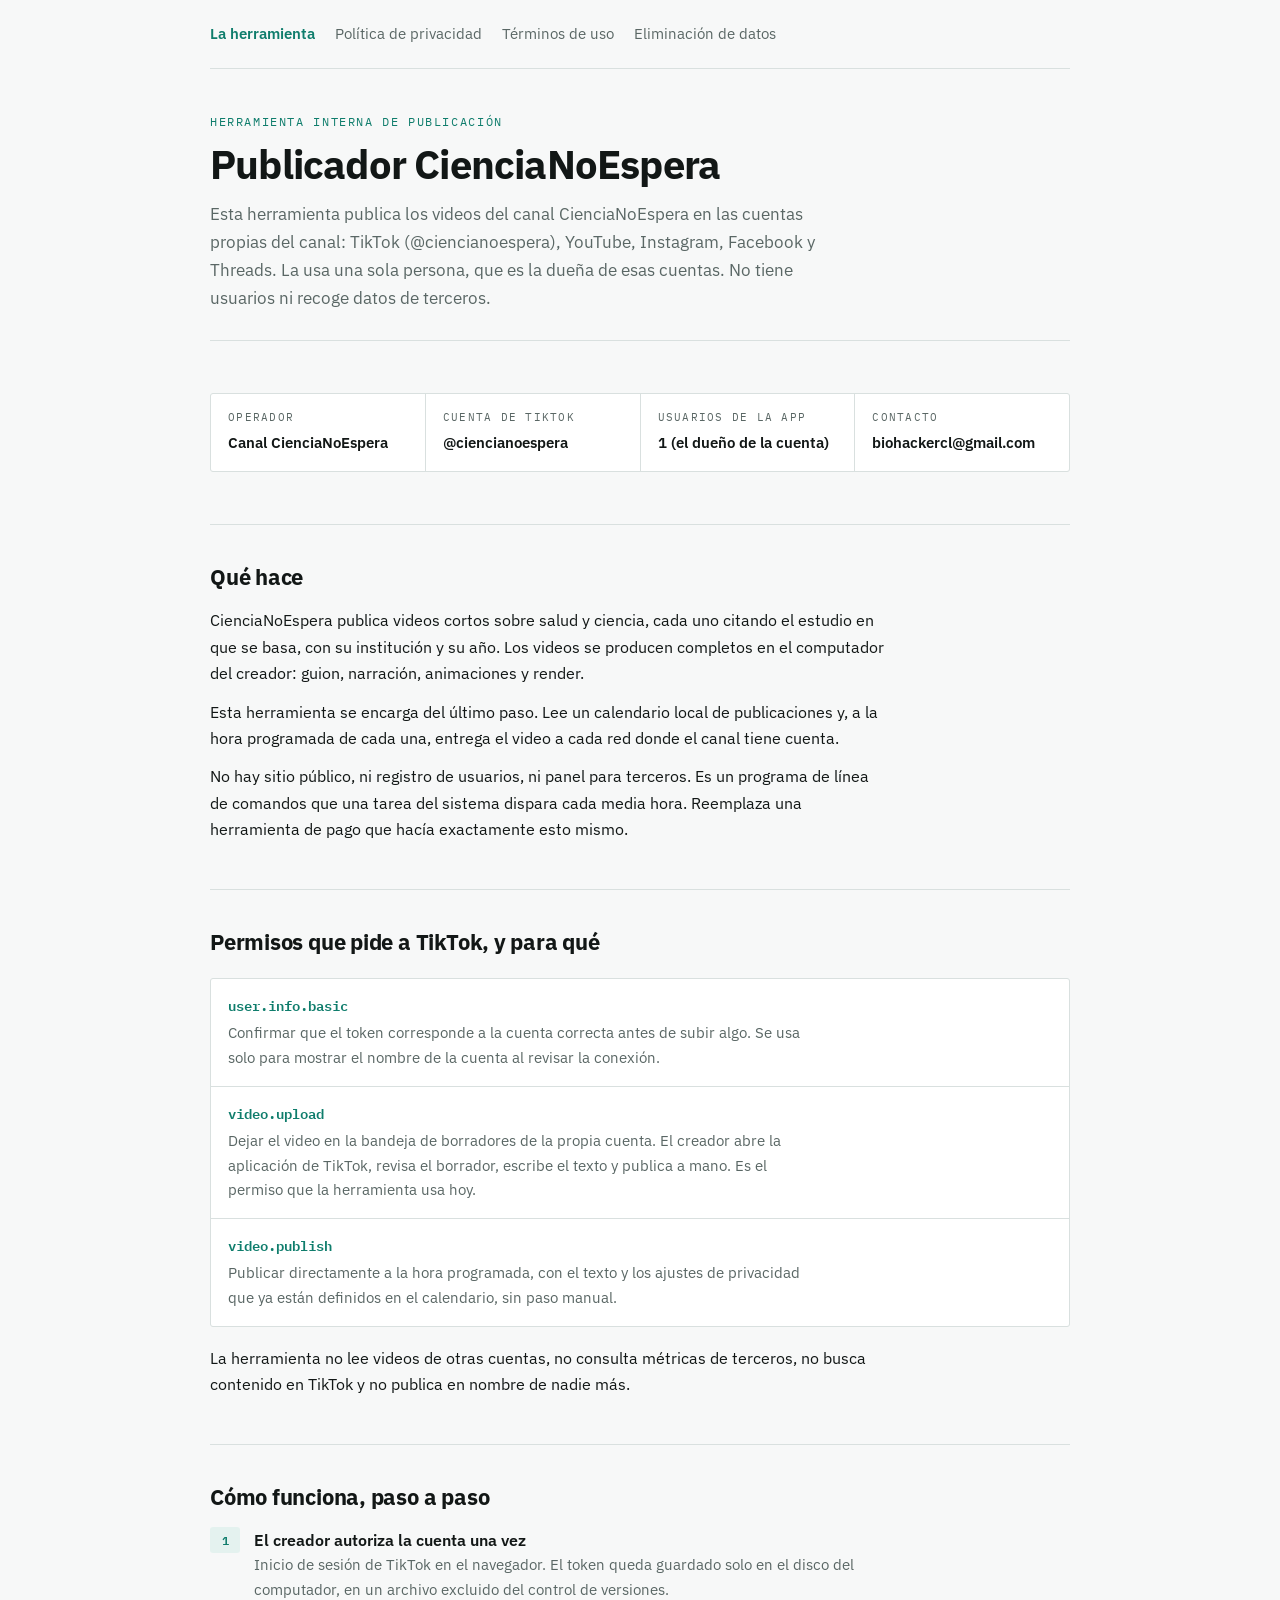
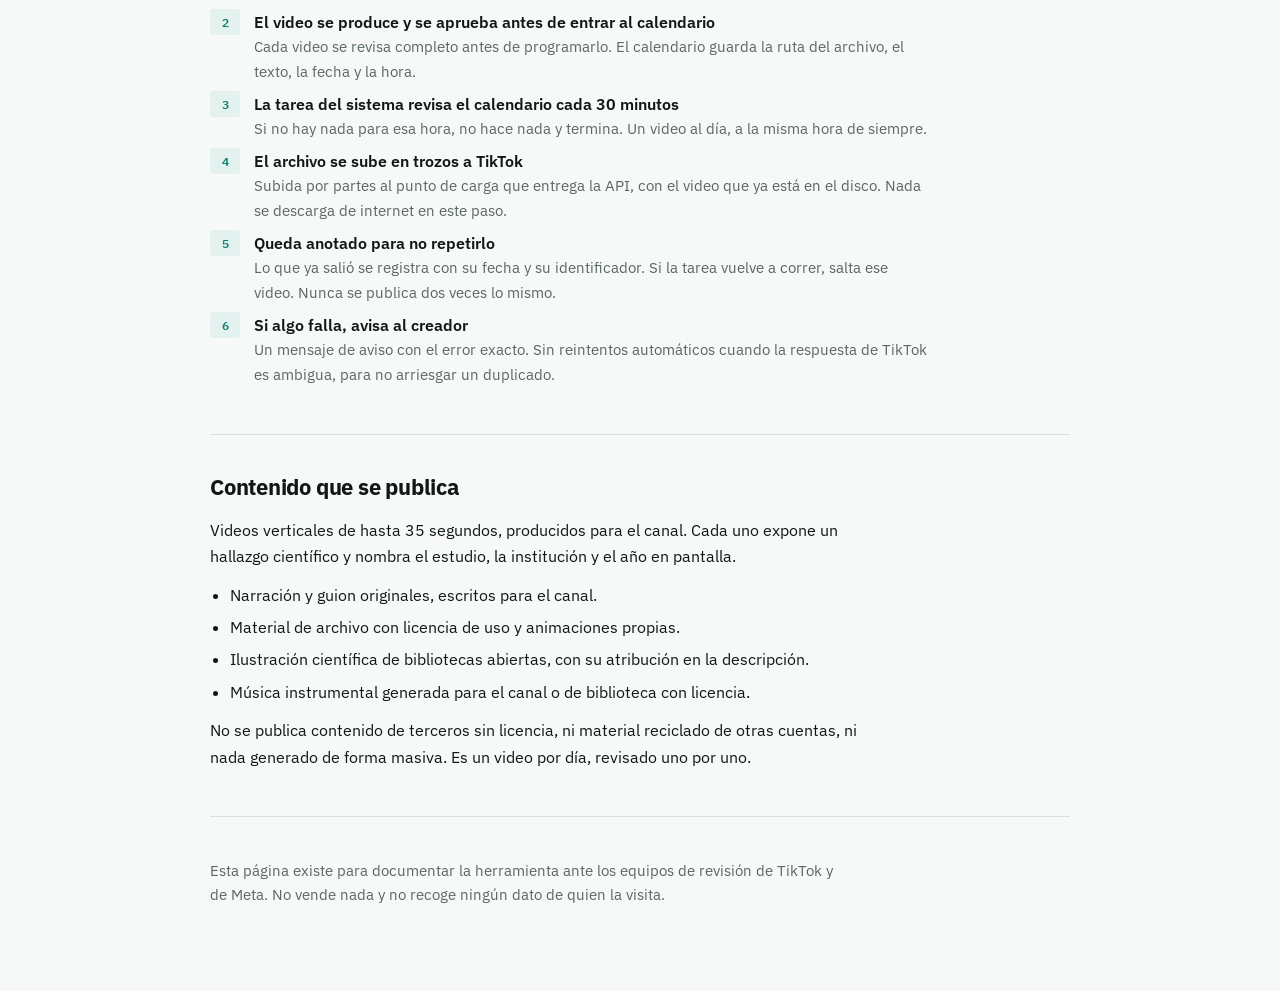
<file: index.html>
<!doctype html>
<html lang="es">
<head>
<meta charset="utf-8">
<meta name="viewport" content="width=device-width, initial-scale=1, viewport-fit=cover">
<meta name="robots" content="noindex, nofollow">
<title>Publicador CienciaNoEspera</title>
<link rel="stylesheet" href="https://fonts.googleapis.com/css2?family=IBM+Plex+Sans:wght@400;600&family=IBM+Plex+Mono:wght@400;600&display=swap">
<link rel="stylesheet" href="estilo.css">
</head>
<body>
<div class="envoltura">

<nav>
  <a href="index.html" aria-current="page">La herramienta</a>
  <a href="privacidad.html">Política de privacidad</a>
  <a href="terminos.html">Términos de uso</a>
  <a href="eliminacion.html">Eliminación de datos</a>
</nav>

<header>
  <div class="etiqueta">Herramienta interna de publicación</div>
  <h1>Publicador CienciaNoEspera</h1>
  <p class="bajada">
    Esta herramienta publica los videos del canal CienciaNoEspera en las cuentas propias
    del canal: TikTok (@ciencianoespera), YouTube, Instagram, Facebook y Threads. La usa
    una sola persona, que es la dueña de esas cuentas. No tiene usuarios ni recoge datos
    de terceros.
  </p>
</header>

<main>

<section>
  <dl class="ficha">
    <div><dt>Operador</dt><dd>Canal CienciaNoEspera</dd></div>
    <div><dt>Cuenta de TikTok</dt><dd>@ciencianoespera</dd></div>
    <div><dt>Usuarios de la app</dt><dd>1 (el dueño de la cuenta)</dd></div>
    <div><dt>Contacto</dt><dd>biohackercl@gmail.com</dd></div>
  </dl>
</section>

<section>
  <h2>Qué hace</h2>
  <p>
    CienciaNoEspera publica videos cortos sobre salud y ciencia, cada uno citando el
    estudio en que se basa, con su institución y su año. Los videos se producen completos
    en el computador del creador: guion, narración, animaciones y render.
  </p>
  <p>
    Esta herramienta se encarga del último paso. Lee un calendario local de publicaciones
    y, a la hora programada de cada una, entrega el video a cada red donde el canal tiene
    cuenta.
  </p>
  <p>
    No hay sitio público, ni registro de usuarios, ni panel para terceros. Es un programa
    de línea de comandos que una tarea del sistema dispara cada media hora. Reemplaza una
    herramienta de pago que hacía exactamente esto mismo.
  </p>
</section>

<section>
  <h2>Permisos que pide a TikTok, y para qué</h2>
  <div class="permisos">
    <div class="permiso">
      <div class="nombre">user.info.basic</div>
      <p>
        Confirmar que el token corresponde a la cuenta correcta antes de subir algo. Se usa
        solo para mostrar el nombre de la cuenta al revisar la conexión.
      </p>
    </div>
    <div class="permiso">
      <div class="nombre">video.upload</div>
      <p>
        Dejar el video en la bandeja de borradores de la propia cuenta. El creador abre la
        aplicación de TikTok, revisa el borrador, escribe el texto y publica a mano. Es el
        permiso que la herramienta usa hoy.
      </p>
    </div>
    <div class="permiso">
      <div class="nombre">video.publish</div>
      <p>
        Publicar directamente a la hora programada, con el texto y los ajustes de privacidad
        que ya están definidos en el calendario, sin paso manual.
      </p>
    </div>
  </div>
  <p>
    La herramienta no lee videos de otras cuentas, no consulta métricas de terceros, no
    busca contenido en TikTok y no publica en nombre de nadie más.
  </p>
</section>

<section>
  <h2>Cómo funciona, paso a paso</h2>
  <ol class="flujo">
    <li><div>
      <div class="que">El creador autoriza la cuenta una vez</div>
      <div class="como">Inicio de sesión de TikTok en el navegador. El token queda guardado solo en el disco del computador, en un archivo excluido del control de versiones.</div>
    </div></li>
    <li><div>
      <div class="que">El video se produce y se aprueba antes de entrar al calendario</div>
      <div class="como">Cada video se revisa completo antes de programarlo. El calendario guarda la ruta del archivo, el texto, la fecha y la hora.</div>
    </div></li>
    <li><div>
      <div class="que">La tarea del sistema revisa el calendario cada 30 minutos</div>
      <div class="como">Si no hay nada para esa hora, no hace nada y termina. Un video al día, a la misma hora de siempre.</div>
    </div></li>
    <li><div>
      <div class="que">El archivo se sube en trozos a TikTok</div>
      <div class="como">Subida por partes al punto de carga que entrega la API, con el video que ya está en el disco. Nada se descarga de internet en este paso.</div>
    </div></li>
    <li><div>
      <div class="que">Queda anotado para no repetirlo</div>
      <div class="como">Lo que ya salió se registra con su fecha y su identificador. Si la tarea vuelve a correr, salta ese video. Nunca se publica dos veces lo mismo.</div>
    </div></li>
    <li><div>
      <div class="que">Si algo falla, avisa al creador</div>
      <div class="como">Un mensaje de aviso con el error exacto. Sin reintentos automáticos cuando la respuesta de TikTok es ambigua, para no arriesgar un duplicado.</div>
    </div></li>
  </ol>
</section>

<section>
  <h2>Contenido que se publica</h2>
  <p>
    Videos verticales de hasta 35 segundos, producidos para el canal. Cada uno expone un
    hallazgo científico y nombra el estudio, la institución y el año en pantalla.
  </p>
  <ul>
    <li>Narración y guion originales, escritos para el canal.</li>
    <li>Material de archivo con licencia de uso y animaciones propias.</li>
    <li>Ilustración científica de bibliotecas abiertas, con su atribución en la descripción.</li>
    <li>Música instrumental generada para el canal o de biblioteca con licencia.</li>
  </ul>
  <p>
    No se publica contenido de terceros sin licencia, ni material reciclado de otras
    cuentas, ni nada generado de forma masiva. Es un video por día, revisado uno por uno.
  </p>
</section>

</main>

<footer>
  <p>
    Esta página existe para documentar la herramienta ante los equipos de revisión de
    TikTok y de Meta. No vende nada y no recoge ningún dato de quien la visita.
  </p>
</footer>

</div>
</body>
</html>
</file>
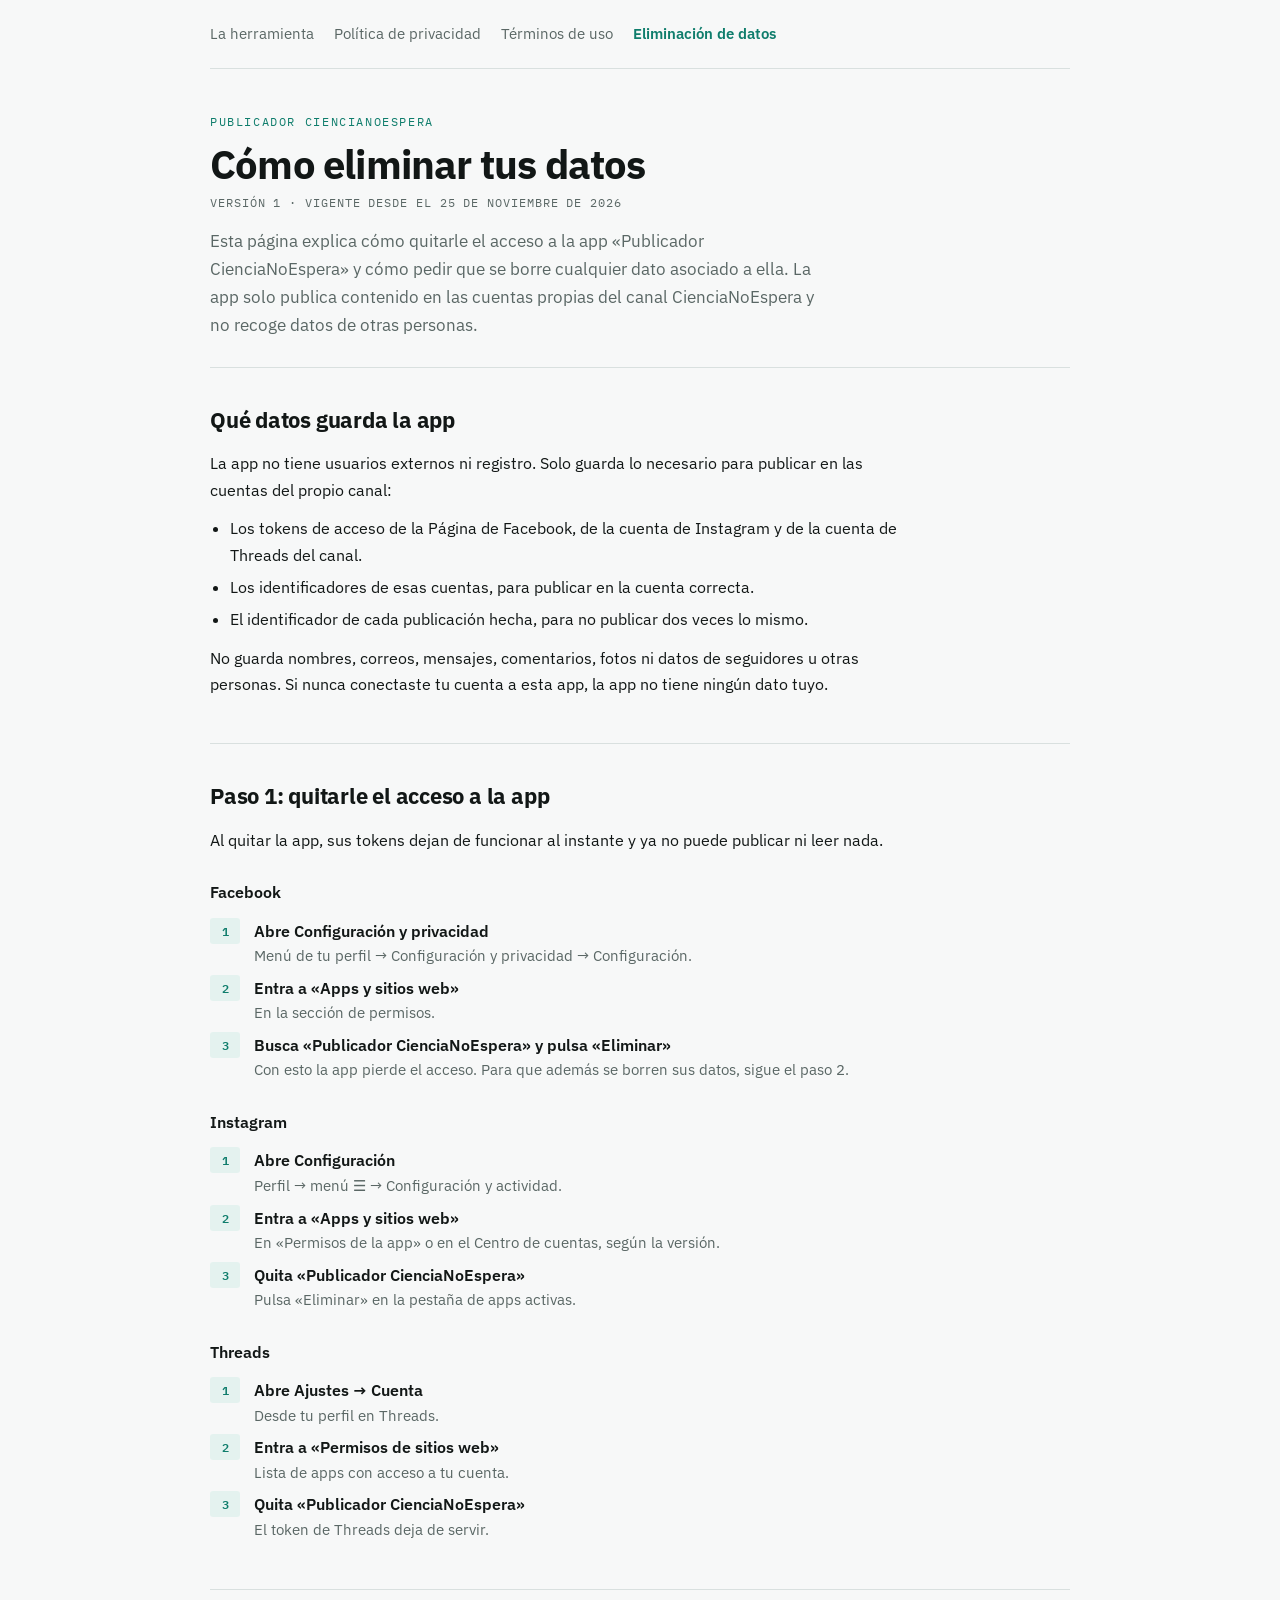
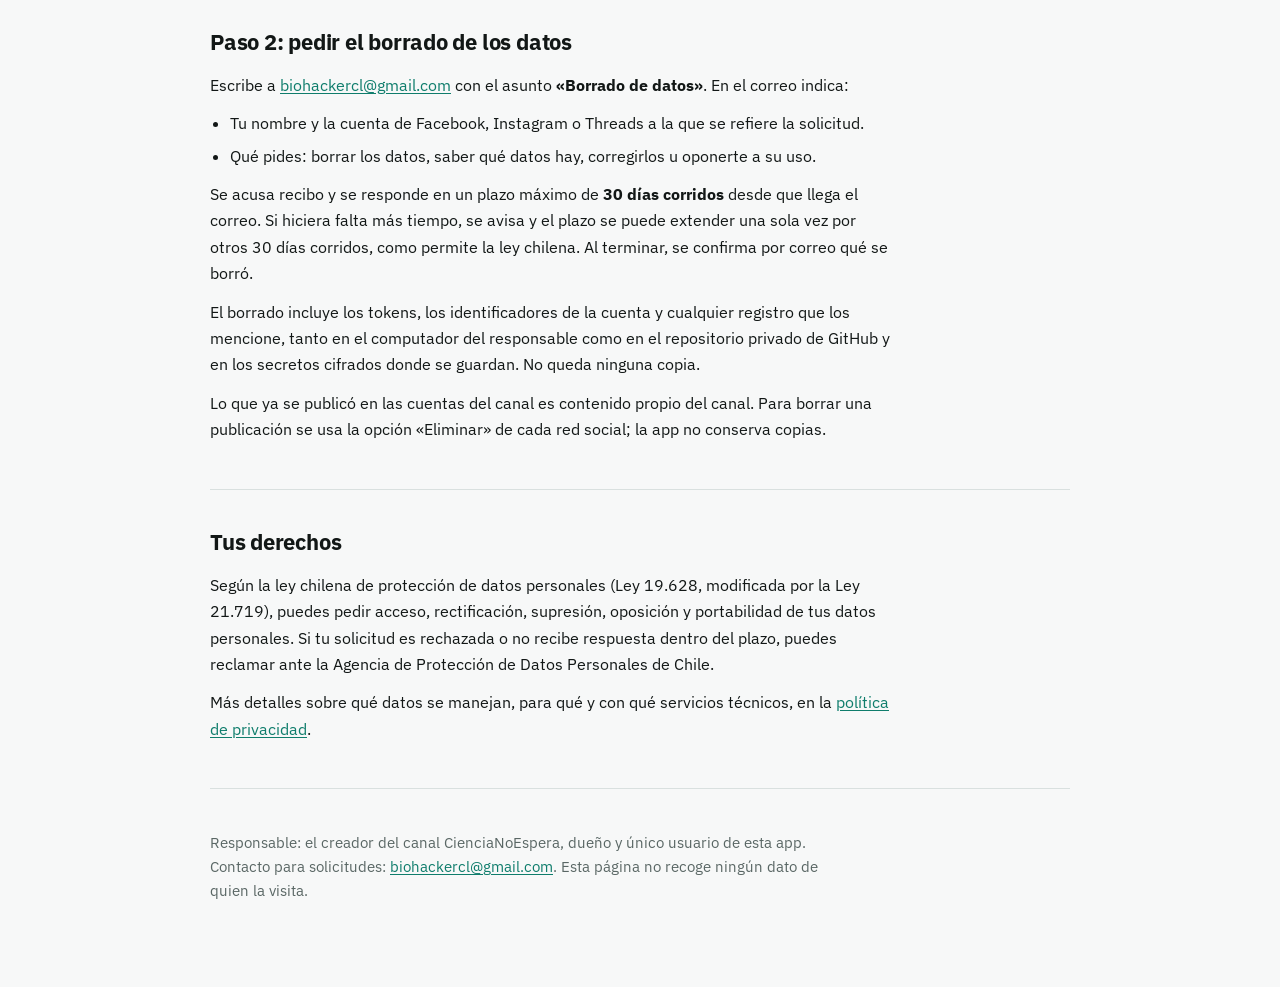
<file: eliminacion.html>
<!doctype html>
<html lang="es">
<head>
<meta charset="utf-8">
<meta name="viewport" content="width=device-width, initial-scale=1, viewport-fit=cover">
<meta name="robots" content="noindex, nofollow">
<title>Eliminación de datos · Publicador CienciaNoEspera</title>
<link rel="stylesheet" href="https://fonts.googleapis.com/css2?family=IBM+Plex+Sans:wght@400;600&family=IBM+Plex+Mono:wght@400;600&display=swap">
<link rel="stylesheet" href="estilo.css">
</head>
<body>
<div class="envoltura">

<nav>
  <a href="index.html">La herramienta</a>
  <a href="privacidad.html">Política de privacidad</a>
  <a href="terminos.html">Términos de uso</a>
  <a href="eliminacion.html" aria-current="page">Eliminación de datos</a>
</nav>

<header>
  <div class="etiqueta">Publicador CienciaNoEspera</div>
  <h1>Cómo eliminar tus datos</h1>
  <p class="fecha">Versión 1 · vigente desde el 25 de noviembre de 2026</p>
  <p class="bajada">
    Esta página explica cómo quitarle el acceso a la app «Publicador CienciaNoEspera» y cómo
    pedir que se borre cualquier dato asociado a ella. La app solo publica contenido en las
    cuentas propias del canal CienciaNoEspera y no recoge datos de otras personas.
  </p>
</header>

<main>

<section>
  <h2>Qué datos guarda la app</h2>
  <p>
    La app no tiene usuarios externos ni registro. Solo guarda lo necesario para publicar en
    las cuentas del propio canal:
  </p>
  <ul>
    <li>Los tokens de acceso de la Página de Facebook, de la cuenta de Instagram y de la cuenta de Threads del canal.</li>
    <li>Los identificadores de esas cuentas, para publicar en la cuenta correcta.</li>
    <li>El identificador de cada publicación hecha, para no publicar dos veces lo mismo.</li>
  </ul>
  <p>
    No guarda nombres, correos, mensajes, comentarios, fotos ni datos de seguidores u otras
    personas. Si nunca conectaste tu cuenta a esta app, la app no tiene ningún dato tuyo.
  </p>
</section>

<section>
  <h2>Paso 1: quitarle el acceso a la app</h2>
  <p>Al quitar la app, sus tokens dejan de funcionar al instante y ya no puede publicar ni leer nada.</p>

  <h3>Facebook</h3>
  <ol class="flujo">
    <li><div><div class="que">Abre Configuración y privacidad</div><div class="como">Menú de tu perfil → Configuración y privacidad → Configuración.</div></div></li>
    <li><div><div class="que">Entra a «Apps y sitios web»</div><div class="como">En la sección de permisos.</div></div></li>
    <li><div><div class="que">Busca «Publicador CienciaNoEspera» y pulsa «Eliminar»</div><div class="como">Con esto la app pierde el acceso. Para que además se borren sus datos, sigue el paso 2.</div></div></li>
  </ol>

  <h3>Instagram</h3>
  <ol class="flujo">
    <li><div><div class="que">Abre Configuración</div><div class="como">Perfil → menú ☰ → Configuración y actividad.</div></div></li>
    <li><div><div class="que">Entra a «Apps y sitios web»</div><div class="como">En «Permisos de la app» o en el Centro de cuentas, según la versión.</div></div></li>
    <li><div><div class="que">Quita «Publicador CienciaNoEspera»</div><div class="como">Pulsa «Eliminar» en la pestaña de apps activas.</div></div></li>
  </ol>

  <h3>Threads</h3>
  <ol class="flujo">
    <li><div><div class="que">Abre Ajustes → Cuenta</div><div class="como">Desde tu perfil en Threads.</div></div></li>
    <li><div><div class="que">Entra a «Permisos de sitios web»</div><div class="como">Lista de apps con acceso a tu cuenta.</div></div></li>
    <li><div><div class="que">Quita «Publicador CienciaNoEspera»</div><div class="como">El token de Threads deja de servir.</div></div></li>
  </ol>
</section>

<section>
  <h2>Paso 2: pedir el borrado de los datos</h2>
  <p>
    Escribe a <a href="mailto:biohackercl@gmail.com?subject=Borrado%20de%20datos">biohackercl@gmail.com</a>
    con el asunto <strong>«Borrado de datos»</strong>. En el correo indica:
  </p>
  <ul>
    <li>Tu nombre y la cuenta de Facebook, Instagram o Threads a la que se refiere la solicitud.</li>
    <li>Qué pides: borrar los datos, saber qué datos hay, corregirlos u oponerte a su uso.</li>
  </ul>
  <p>
    Se acusa recibo y se responde en un plazo máximo de <strong>30 días corridos</strong> desde que
    llega el correo. Si hiciera falta más tiempo, se avisa y el plazo se puede extender una sola
    vez por otros 30 días corridos, como permite la ley chilena. Al terminar, se confirma por correo
    qué se borró.
  </p>
  <p>
    El borrado incluye los tokens, los identificadores de la cuenta y cualquier registro que
    los mencione, tanto en el computador del responsable como en el repositorio privado de
    GitHub y en los secretos cifrados donde se guardan. No queda ninguna copia.
  </p>
  <p>
    Lo que ya se publicó en las cuentas del canal es contenido propio del canal. Para borrar
    una publicación se usa la opción «Eliminar» de cada red social; la app no conserva copias.
  </p>
</section>

<section>
  <h2>Tus derechos</h2>
  <p>
    Según la ley chilena de protección de datos personales (Ley 19.628, modificada por la
    Ley 21.719), puedes pedir acceso, rectificación, supresión, oposición y portabilidad de
    tus datos personales. Si tu solicitud es rechazada o no recibe respuesta dentro del plazo,
    puedes reclamar ante la Agencia de Protección de Datos Personales de Chile.
  </p>
  <p>
    Más detalles sobre qué datos se manejan, para qué y con qué servicios técnicos, en la
    <a href="privacidad.html">política de privacidad</a>.
  </p>
</section>

</main>

<footer>
  <p>
    Responsable: el creador del canal CienciaNoEspera, dueño y único usuario de esta app.
    Contacto para solicitudes: <a href="mailto:biohackercl@gmail.com">biohackercl@gmail.com</a>.
    Esta página no recoge ningún dato de quien la visita.
  </p>
</footer>

</div>
</body>
</html>
</file>
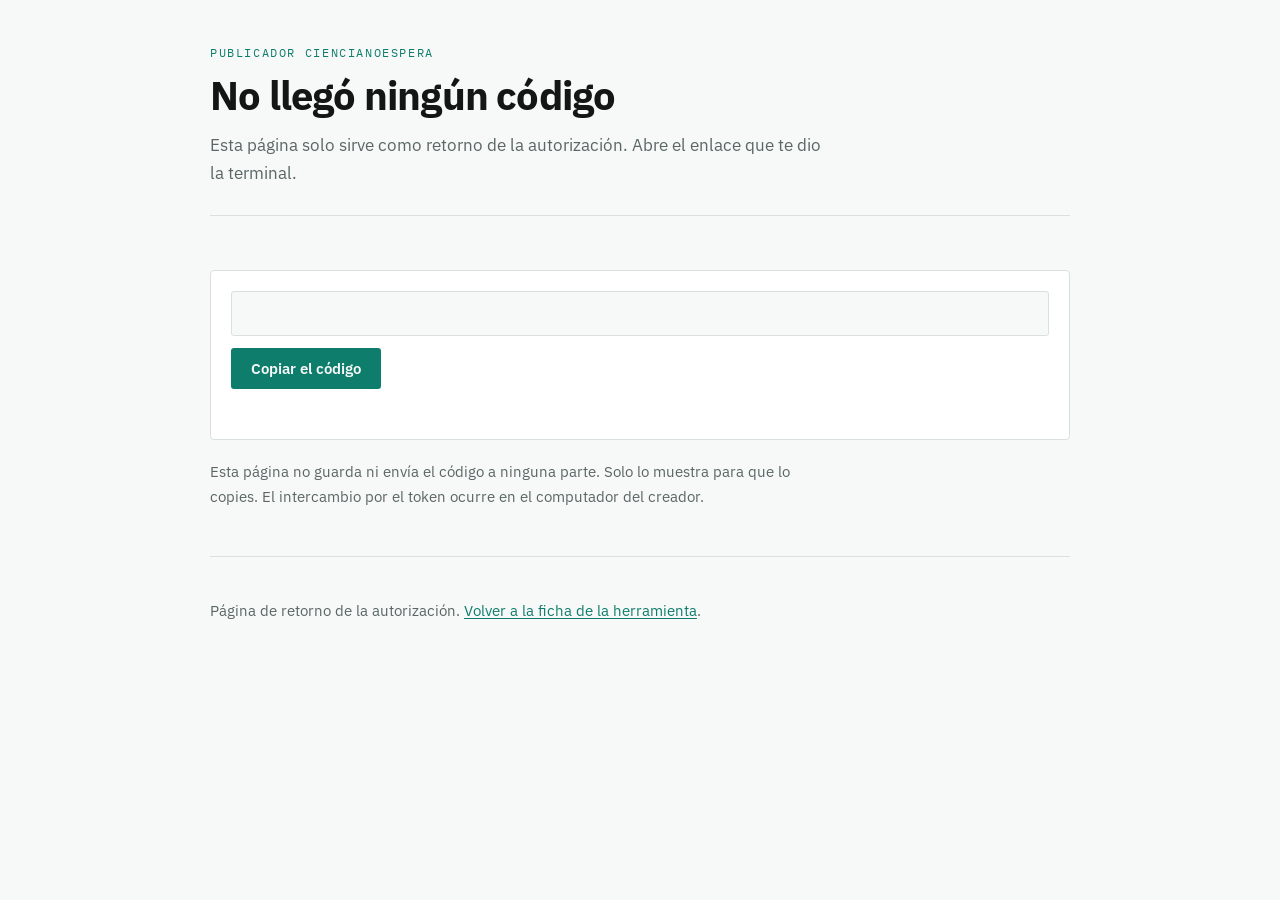
<file: oauth.html>
<!doctype html>
<html lang="es">
<head>
<meta charset="utf-8">
<meta name="viewport" content="width=device-width, initial-scale=1, viewport-fit=cover">
<meta name="robots" content="noindex, nofollow">
<title>Autorización recibida · Publicador CienciaNoEspera</title>
<link rel="stylesheet" href="https://fonts.googleapis.com/css2?family=IBM+Plex+Sans:wght@400;600&family=IBM+Plex+Mono:wght@400;600&display=swap">
<link rel="stylesheet" href="estilo.css">
<style>
  .caja {
    background: var(--superficie);
    border: 1px solid var(--borde);
    border-radius: 4px;
    padding: 20px;
    margin: 20px 0;
  }
  #code {
    font-family: 'IBM Plex Mono', Consolas, monospace;
    font-size: 15px;
    width: 100%;
    padding: 12px 14px;
    border: 1px solid var(--borde);
    border-radius: 3px;
    background: var(--bg);
    color: var(--fg);
    overflow-wrap: anywhere;
  }
  button {
    font-family: inherit;
    font-size: 15px;
    font-weight: 600;
    padding: 11px 20px;
    margin-top: 12px;
    border: 0;
    border-radius: 3px;
    background: var(--acento);
    color: var(--bg);
    cursor: pointer;
  }
  button:focus-visible { outline: 2px solid var(--fg); outline-offset: 2px; }
  #aviso { margin-top: 10px; font-size: 14.5px; color: var(--acento); min-height: 1.4em; }
  .error { color: #c0392b; font-weight: 600; }
  @media (prefers-color-scheme: dark) { .error { color: #ff8a7a; } }
</style>
</head>
<body>
<div class="envoltura">

<header>
  <div class="etiqueta">Publicador CienciaNoEspera</div>
  <h1 id="titulo">Autorización recibida</h1>
  <p class="bajada" id="bajada">
    Copia el código de abajo y pégalo en la terminal donde te lo están pidiendo. Es de un
    solo uso y caduca en unos minutos.
  </p>
</header>

<main>
  <section>
    <div class="caja">
      <input id="code" readonly value="(leyendo…)" aria-label="Código de autorización">
      <button id="copiar" type="button">Copiar el código</button>
      <div id="aviso" role="status"></div>
    </div>
    <p class="como">
      Esta página no guarda ni envía el código a ninguna parte. Solo lo muestra para que lo
      copies. El intercambio por el token ocurre en el computador del creador.
    </p>
  </section>
</main>

<footer>
  <p>
    Página de retorno de la autorización. <a href="index.html">Volver a la ficha de la herramienta</a>.
  </p>
</footer>

</div>

<script>
(function () {
  var p = new URLSearchParams(location.search);
  var code = p.get('code');
  var err = p.get('error_description') || p.get('error');
  var campo = document.getElementById('code');
  var aviso = document.getElementById('aviso');

  if (err) {
    document.getElementById('titulo').textContent = 'La autorización falló';
    document.getElementById('bajada').innerHTML = '<span class="error">' + err.replace(/[<>&]/g, '') + '</span>';
    campo.value = '';
    return;
  }
  if (!code) {
    document.getElementById('titulo').textContent = 'No llegó ningún código';
    document.getElementById('bajada').textContent =
      'Esta página solo sirve como retorno de la autorización. Abre el enlace que te dio la terminal.';
    campo.value = '';
    return;
  }
  campo.value = code;

  document.getElementById('copiar').addEventListener('click', function () {
    function ok() { aviso.textContent = 'Copiado. Pégalo en la terminal.'; }
    try {
      navigator.clipboard.writeText(campo.value).then(ok, seleccionar);
    } catch (e) { seleccionar(); }
    function seleccionar() {
      campo.focus(); campo.select();
      aviso.textContent = 'Selecciónalo y cópialo con Ctrl+C.';
    }
  });
})();
</script>
</body>
</html>
</file>
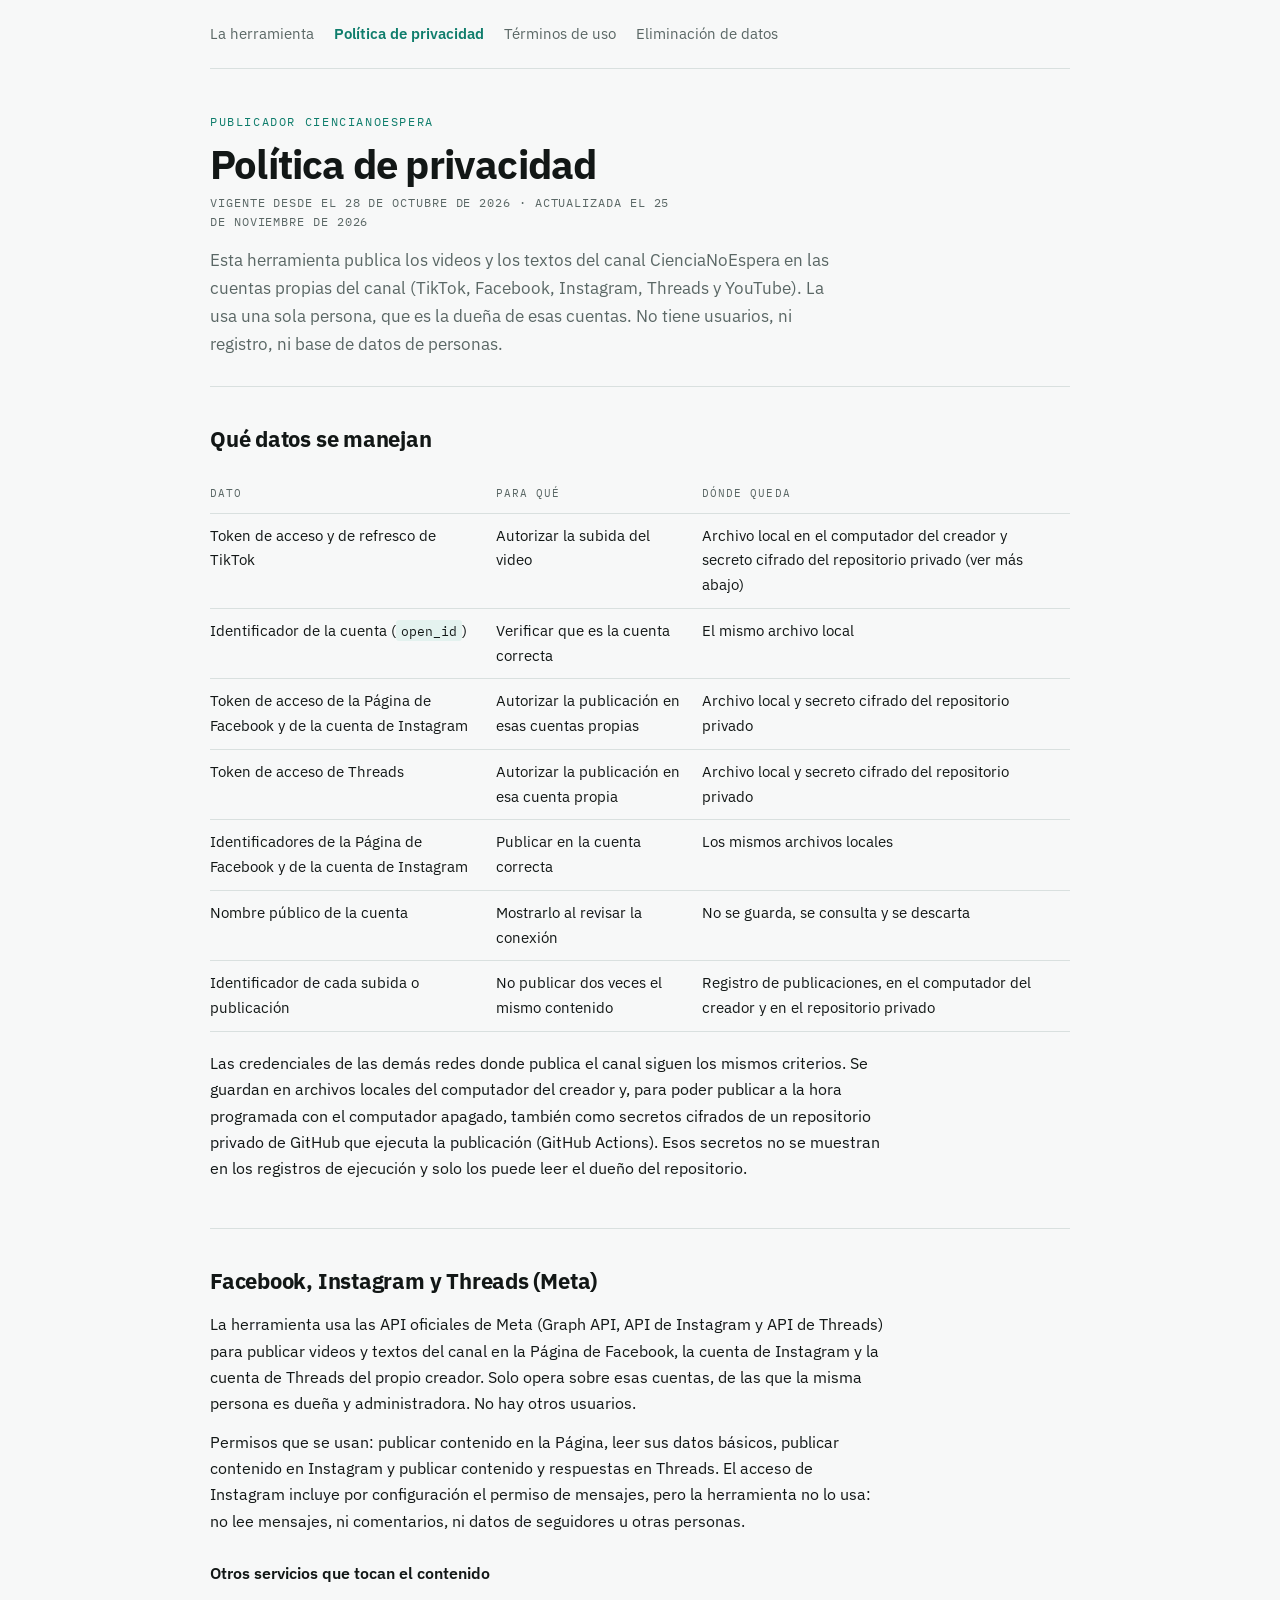
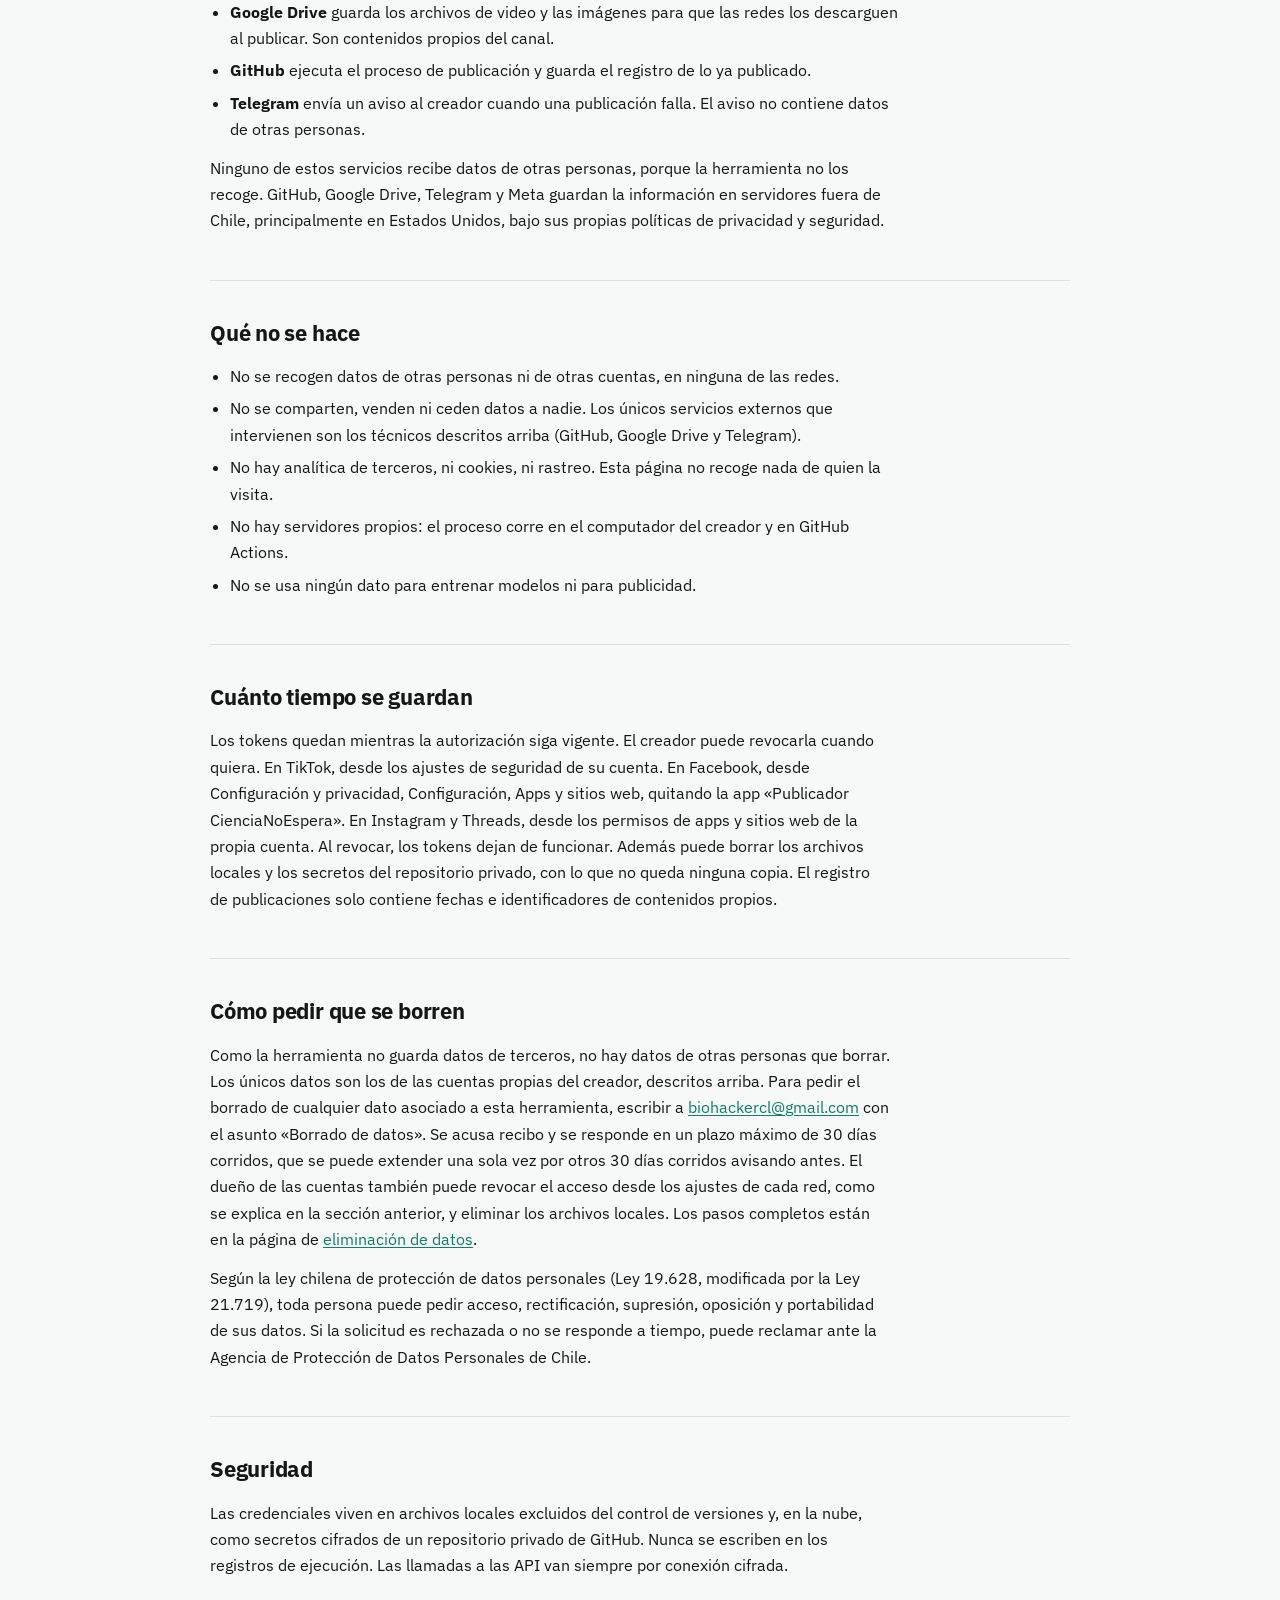
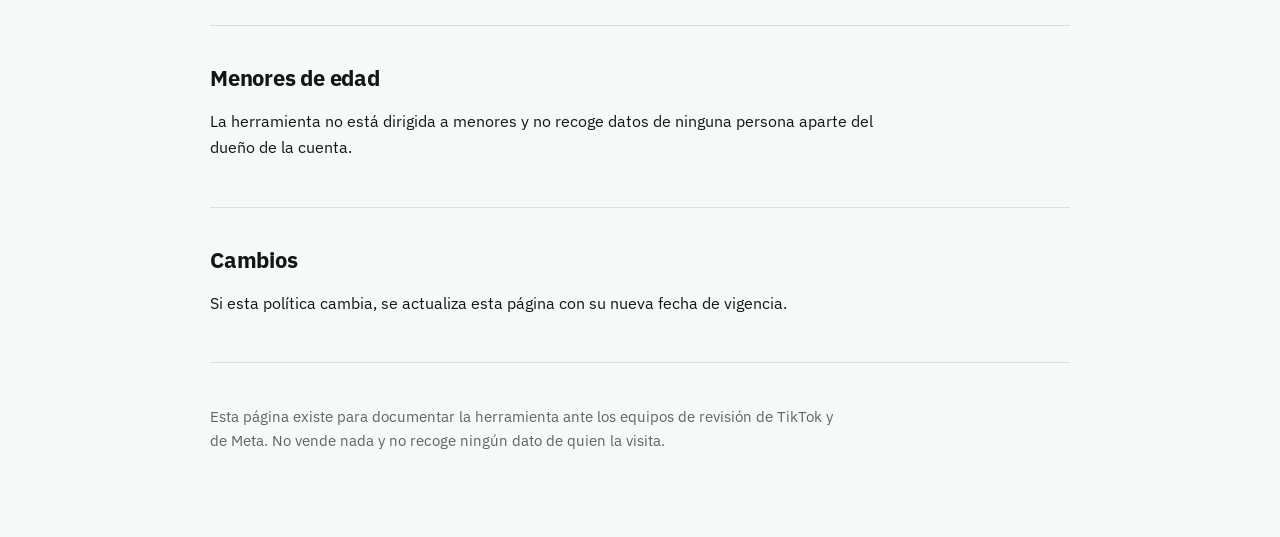
<file: privacidad.html>
<!doctype html>
<html lang="es">
<head>
<meta charset="utf-8">
<meta name="viewport" content="width=device-width, initial-scale=1, viewport-fit=cover">
<meta name="robots" content="noindex, nofollow">
<title>Política de privacidad · Publicador CienciaNoEspera</title>
<link rel="stylesheet" href="https://fonts.googleapis.com/css2?family=IBM+Plex+Sans:wght@400;600&family=IBM+Plex+Mono:wght@400;600&display=swap">
<link rel="stylesheet" href="estilo.css">
</head>
<body>
<div class="envoltura">

<nav>
  <a href="index.html">La herramienta</a>
  <a href="privacidad.html" aria-current="page">Política de privacidad</a>
  <a href="terminos.html">Términos de uso</a>
  <a href="eliminacion.html">Eliminación de datos</a>
</nav>

<header>
  <div class="etiqueta">Publicador CienciaNoEspera</div>
  <h1>Política de privacidad</h1>
  <p class="fecha">Vigente desde el 28 de octubre de 2026 · actualizada el 25 de noviembre de 2026</p>
  <p class="bajada">
    Esta herramienta publica los videos y los textos del canal CienciaNoEspera en las cuentas
    propias del canal (TikTok, Facebook, Instagram, Threads y YouTube). La usa una sola persona,
    que es la dueña de esas cuentas. No tiene usuarios, ni registro, ni base de datos de personas.
  </p>
</header>

<main>

<section>
  <h2>Qué datos se manejan</h2>
  <div class="tabla-envoltura">
    <table>
      <thead>
        <tr><th>Dato</th><th>Para qué</th><th>Dónde queda</th></tr>
      </thead>
      <tbody>
        <tr>
          <td>Token de acceso y de refresco de TikTok</td>
          <td>Autorizar la subida del video</td>
          <td>Archivo local en el computador del creador y secreto cifrado del repositorio privado (ver más abajo)</td>
        </tr>
        <tr>
          <td>Identificador de la cuenta (<code>open_id</code>)</td>
          <td>Verificar que es la cuenta correcta</td>
          <td>El mismo archivo local</td>
        </tr>
        <tr>
          <td>Token de acceso de la Página de Facebook y de la cuenta de Instagram</td>
          <td>Autorizar la publicación en esas cuentas propias</td>
          <td>Archivo local y secreto cifrado del repositorio privado</td>
        </tr>
        <tr>
          <td>Token de acceso de Threads</td>
          <td>Autorizar la publicación en esa cuenta propia</td>
          <td>Archivo local y secreto cifrado del repositorio privado</td>
        </tr>
        <tr>
          <td>Identificadores de la Página de Facebook y de la cuenta de Instagram</td>
          <td>Publicar en la cuenta correcta</td>
          <td>Los mismos archivos locales</td>
        </tr>
        <tr>
          <td>Nombre público de la cuenta</td>
          <td>Mostrarlo al revisar la conexión</td>
          <td>No se guarda, se consulta y se descarta</td>
        </tr>
        <tr>
          <td>Identificador de cada subida o publicación</td>
          <td>No publicar dos veces el mismo contenido</td>
          <td>Registro de publicaciones, en el computador del creador y en el repositorio privado</td>
        </tr>
      </tbody>
    </table>
  </div>
  <p>
    Las credenciales de las demás redes donde publica el canal siguen los mismos criterios.
    Se guardan en archivos locales del computador del creador y, para poder publicar a la hora
    programada con el computador apagado, también como secretos cifrados de un repositorio
    privado de GitHub que ejecuta la publicación (GitHub Actions). Esos secretos no se muestran
    en los registros de ejecución y solo los puede leer el dueño del repositorio.
  </p>
</section>

<section>
  <h2>Facebook, Instagram y Threads (Meta)</h2>
  <p>
    La herramienta usa las API oficiales de Meta (Graph API, API de Instagram y API de Threads)
    para publicar videos y textos del canal en la Página de Facebook, la cuenta de Instagram y
    la cuenta de Threads del propio creador. Solo opera sobre esas cuentas, de las que la misma
    persona es dueña y administradora. No hay otros usuarios.
  </p>
  <p>
    Permisos que se usan: publicar contenido en la Página, leer sus datos básicos, publicar
    contenido en Instagram y publicar contenido y respuestas en Threads. El acceso de
    Instagram incluye por configuración el permiso de mensajes, pero la herramienta no lo
    usa: no lee mensajes, ni comentarios, ni datos de seguidores u otras personas.
  </p>
  <h3>Otros servicios que tocan el contenido</h3>
  <ul>
    <li><strong>Google Drive</strong> guarda los archivos de video y las imágenes para que las redes los descarguen al publicar. Son contenidos propios del canal.</li>
    <li><strong>GitHub</strong> ejecuta el proceso de publicación y guarda el registro de lo ya publicado.</li>
    <li><strong>Telegram</strong> envía un aviso al creador cuando una publicación falla. El aviso no contiene datos de otras personas.</li>
  </ul>
  <p>
    Ninguno de estos servicios recibe datos de otras personas, porque la herramienta no los recoge.
    GitHub, Google Drive, Telegram y Meta guardan la información en servidores fuera de Chile,
    principalmente en Estados Unidos, bajo sus propias políticas de privacidad y seguridad.
  </p>
</section>

<section>
  <h2>Qué no se hace</h2>
  <ul>
    <li>No se recogen datos de otras personas ni de otras cuentas, en ninguna de las redes.</li>
    <li>No se comparten, venden ni ceden datos a nadie. Los únicos servicios externos que intervienen son los técnicos descritos arriba (GitHub, Google Drive y Telegram).</li>
    <li>No hay analítica de terceros, ni cookies, ni rastreo. Esta página no recoge nada de quien la visita.</li>
    <li>No hay servidores propios: el proceso corre en el computador del creador y en GitHub Actions.</li>
    <li>No se usa ningún dato para entrenar modelos ni para publicidad.</li>
  </ul>
</section>

<section>
  <h2>Cuánto tiempo se guardan</h2>
  <p>
    Los tokens quedan mientras la autorización siga vigente. El creador puede revocarla
    cuando quiera. En TikTok, desde los ajustes de seguridad de su cuenta. En Facebook, desde
    Configuración y privacidad, Configuración, Apps y sitios web, quitando la app
    «Publicador CienciaNoEspera». En Instagram y Threads, desde los permisos de apps y sitios
    web de la propia cuenta. Al revocar, los tokens dejan de funcionar. Además puede borrar los
    archivos locales y los secretos del repositorio privado, con lo que no queda ninguna copia.
    El registro de publicaciones solo contiene fechas e identificadores de contenidos propios.
  </p>
</section>

<section>
  <h2>Cómo pedir que se borren</h2>
  <p>
    Como la herramienta no guarda datos de terceros, no hay datos de otras personas que
    borrar. Los únicos datos son los de las cuentas propias del creador, descritos arriba.
    Para pedir el borrado de cualquier dato asociado a esta herramienta, escribir a
    <a href="mailto:biohackercl@gmail.com">biohackercl@gmail.com</a> con el asunto
    «Borrado de datos». Se acusa recibo y se responde en un plazo máximo de 30 días corridos,
    que se puede extender una sola vez por otros 30 días corridos avisando antes.
    El dueño de las cuentas también puede revocar el acceso desde los ajustes de cada red,
    como se explica en la sección anterior, y eliminar los archivos locales.
    Los pasos completos están en la página de <a href="eliminacion.html">eliminación de datos</a>.
  </p>
  <p>
    Según la ley chilena de protección de datos personales (Ley 19.628, modificada por la
    Ley 21.719), toda persona puede pedir acceso, rectificación, supresión, oposición y
    portabilidad de sus datos. Si la solicitud es rechazada o no se responde a tiempo, puede
    reclamar ante la Agencia de Protección de Datos Personales de Chile.
  </p>
</section>

<section>
  <h2>Seguridad</h2>
  <p>
    Las credenciales viven en archivos locales excluidos del control de versiones y, en la
    nube, como secretos cifrados de un repositorio privado de GitHub. Nunca se escriben en
    los registros de ejecución. Las llamadas a las API van siempre por conexión cifrada.
  </p>
</section>

<section>
  <h2>Menores de edad</h2>
  <p>
    La herramienta no está dirigida a menores y no recoge datos de ninguna persona aparte
    del dueño de la cuenta.
  </p>
</section>

<section>
  <h2>Cambios</h2>
  <p>
    Si esta política cambia, se actualiza esta página con su nueva fecha de vigencia.
  </p>
</section>

</main>

<footer>
  <p>
    Esta página existe para documentar la herramienta ante los equipos de revisión de
    TikTok y de Meta. No vende nada y no recoge ningún dato de quien la visita.
  </p>
</footer>

</div>
</body>
</html>
</file>
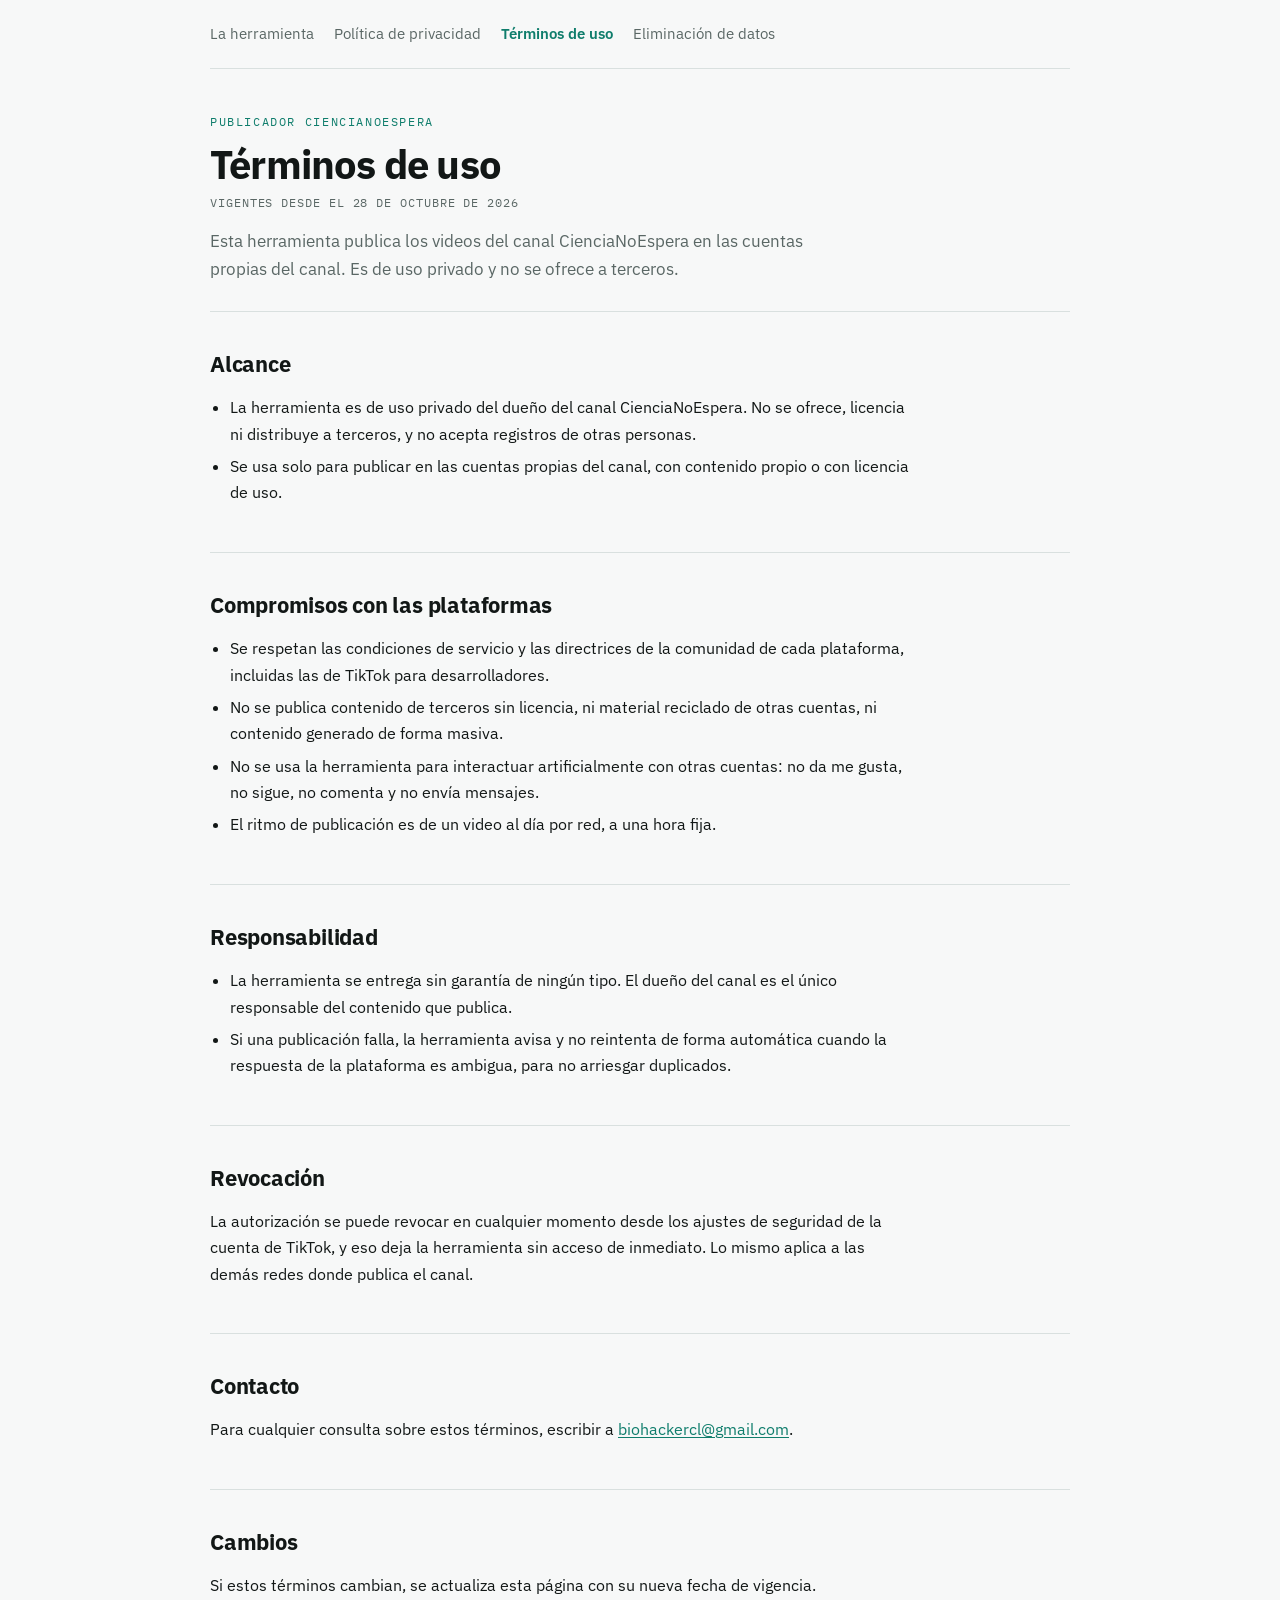
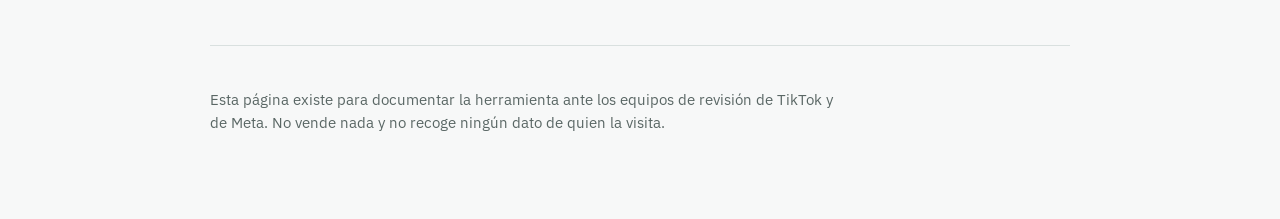
<file: terminos.html>
<!doctype html>
<html lang="es">
<head>
<meta charset="utf-8">
<meta name="viewport" content="width=device-width, initial-scale=1, viewport-fit=cover">
<meta name="robots" content="noindex, nofollow">
<title>Términos de uso · Publicador CienciaNoEspera</title>
<link rel="stylesheet" href="https://fonts.googleapis.com/css2?family=IBM+Plex+Sans:wght@400;600&family=IBM+Plex+Mono:wght@400;600&display=swap">
<link rel="stylesheet" href="estilo.css">
</head>
<body>
<div class="envoltura">

<nav>
  <a href="index.html">La herramienta</a>
  <a href="privacidad.html">Política de privacidad</a>
  <a href="terminos.html" aria-current="page">Términos de uso</a>
  <a href="eliminacion.html">Eliminación de datos</a>
</nav>

<header>
  <div class="etiqueta">Publicador CienciaNoEspera</div>
  <h1>Términos de uso</h1>
  <p class="fecha">Vigentes desde el 28 de octubre de 2026</p>
  <p class="bajada">
    Esta herramienta publica los videos del canal CienciaNoEspera en las cuentas propias
    del canal. Es de uso privado y no se ofrece a terceros.
  </p>
</header>

<main>

<section>
  <h2>Alcance</h2>
  <ul>
    <li>
      La herramienta es de uso privado del dueño del canal CienciaNoEspera. No se ofrece,
      licencia ni distribuye a terceros, y no acepta registros de otras personas.
    </li>
    <li>
      Se usa solo para publicar en las cuentas propias del canal, con contenido propio o
      con licencia de uso.
    </li>
  </ul>
</section>

<section>
  <h2>Compromisos con las plataformas</h2>
  <ul>
    <li>
      Se respetan las condiciones de servicio y las directrices de la comunidad de cada
      plataforma, incluidas las de TikTok para desarrolladores.
    </li>
    <li>
      No se publica contenido de terceros sin licencia, ni material reciclado de otras
      cuentas, ni contenido generado de forma masiva.
    </li>
    <li>
      No se usa la herramienta para interactuar artificialmente con otras cuentas: no da
      me gusta, no sigue, no comenta y no envía mensajes.
    </li>
    <li>
      El ritmo de publicación es de un video al día por red, a una hora fija.
    </li>
  </ul>
</section>

<section>
  <h2>Responsabilidad</h2>
  <ul>
    <li>
      La herramienta se entrega sin garantía de ningún tipo. El dueño del canal es el
      único responsable del contenido que publica.
    </li>
    <li>
      Si una publicación falla, la herramienta avisa y no reintenta de forma automática
      cuando la respuesta de la plataforma es ambigua, para no arriesgar duplicados.
    </li>
  </ul>
</section>

<section>
  <h2>Revocación</h2>
  <p>
    La autorización se puede revocar en cualquier momento desde los ajustes de seguridad
    de la cuenta de TikTok, y eso deja la herramienta sin acceso de inmediato. Lo mismo
    aplica a las demás redes donde publica el canal.
  </p>
</section>

<section>
  <h2>Contacto</h2>
  <p>
    Para cualquier consulta sobre estos términos, escribir a
    <a href="mailto:biohackercl@gmail.com">biohackercl@gmail.com</a>.
  </p>
</section>

<section>
  <h2>Cambios</h2>
  <p>
    Si estos términos cambian, se actualiza esta página con su nueva fecha de vigencia.
  </p>
</section>

</main>

<footer>
  <p>
    Esta página existe para documentar la herramienta ante los equipos de revisión de
    TikTok y de Meta. No vende nada y no recoge ningún dato de quien la visita.
  </p>
</footer>

</div>
</body>
</html>
</file>
<file: estilo.css>
:root {
  --bg: #f7f8f8;
  --superficie: #ffffff;
  --borde: #d9e0df;
  --fg: #121716;
  --fg-tenue: #5a6765;
  --acento: #0f7d6c;
  --acento-suave: #e4f2ef;
}
@media (prefers-color-scheme: dark) {
  :root {
    --bg: #0b0f0e;
    --superficie: #141a19;
    --borde: #27322f;
    --fg: #e8efed;
    --fg-tenue: #93a3a0;
    --acento: #48e6c8;
    --acento-suave: #13302b;
    color-scheme: dark;
  }
}
* { box-sizing: border-box; }
body {
  margin: 0;
  background: var(--bg);
  color: var(--fg);
  font-family: 'IBM Plex Sans', system-ui, -apple-system, 'Segoe UI', sans-serif;
  font-size: 16px;
  line-height: 1.65;
  padding: 0 max(16px, env(safe-area-inset-left, 0px)) 72px;
}
.envoltura { max-width: 860px; margin: 0 auto; }
nav {
  display: flex;
  flex-wrap: wrap;
  gap: 20px;
  padding-block: 22px;
  border-bottom: 1px solid var(--borde);
  font-size: 14.5px;
}
nav a { color: var(--fg-tenue); text-decoration: none; }
nav a:hover, nav a[aria-current] { color: var(--acento); }
nav a[aria-current] { font-weight: 600; }
header { padding-block: 44px 28px; border-bottom: 1px solid var(--borde); }
.etiqueta {
  font-family: 'IBM Plex Mono', Consolas, monospace;
  font-size: 11.5px;
  letter-spacing: .14em;
  text-transform: uppercase;
  color: var(--acento);
}
h1 {
  font-size: clamp(27px, 5vw, 40px);
  line-height: 1.1;
  letter-spacing: -.02em;
  margin: 10px 0 0;
  text-wrap: balance;
}
.bajada { max-width: 62ch; font-size: 17px; color: var(--fg-tenue); margin: 14px 0 0; }
.fecha {
  font-family: 'IBM Plex Mono', Consolas, monospace;
  font-size: 11.5px;
  letter-spacing: .08em;
  text-transform: uppercase;
  color: var(--fg-tenue);
  margin-top: 8px;
}
section { padding-block: 34px; border-bottom: 1px solid var(--borde); }
section:last-of-type { border-bottom: 0; }
h2 { font-size: 22px; letter-spacing: -.01em; margin: 0 0 4px; text-wrap: balance; }
h3 { font-size: 16px; font-weight: 600; margin: 26px 0 2px; }
p, li { max-width: 68ch; }
p { margin: 12px 0; }
ul, ol { padding-left: 20px; margin: 12px 0; }
li { margin: 6px 0; }
code {
  font-family: 'IBM Plex Mono', Consolas, monospace;
  font-size: .88em;
  background: var(--acento-suave);
  padding: 1.5px 5px;
  border-radius: 3px;
  overflow-wrap: anywhere;
}
a { color: var(--acento); text-underline-offset: 2px; }
.permisos, .ficha {
  display: grid;
  gap: 1px;
  background: var(--borde);
  border: 1px solid var(--borde);
  border-radius: 3px;
  margin: 18px 0;
  overflow: hidden;
}
.ficha { grid-template-columns: repeat(auto-fit, minmax(180px, 1fr)); }
.permiso, .ficha > div { background: var(--superficie); padding: 15px 17px; min-width: 0; }
.permiso .nombre {
  font-family: 'IBM Plex Mono', Consolas, monospace;
  font-size: 13.5px;
  font-weight: 600;
  color: var(--acento);
  overflow-wrap: anywhere;
}
.permiso p { margin: 5px 0 0; font-size: 15px; color: var(--fg-tenue); max-width: 64ch; }
.ficha dt {
  font-family: 'IBM Plex Mono', Consolas, monospace;
  font-size: 10.5px;
  letter-spacing: .12em;
  text-transform: uppercase;
  color: var(--fg-tenue);
  margin: 0;
}
.ficha dd { margin: 5px 0 0; font-size: 15px; font-weight: 600; overflow-wrap: anywhere; }
.tabla-envoltura { overflow-x: auto; margin: 18px 0; }
table { border-collapse: collapse; font-size: 15px; min-width: 460px; }
th, td { text-align: left; padding: 10px 16px 10px 0; border-bottom: 1px solid var(--borde); vertical-align: top; }
th {
  font-family: 'IBM Plex Mono', Consolas, monospace;
  font-size: 10.5px;
  letter-spacing: .1em;
  text-transform: uppercase;
  color: var(--fg-tenue);
  font-weight: 400;
}
ol.flujo { counter-reset: paso; list-style: none; padding: 0; }
ol.flujo li {
  counter-increment: paso;
  display: grid;
  grid-template-columns: 30px 1fr;
  gap: 14px;
  align-items: start;
  max-width: 72ch;
}
ol.flujo li::before {
  content: counter(paso);
  font-family: 'IBM Plex Mono', Consolas, monospace;
  font-size: 12px;
  font-weight: 600;
  color: var(--acento);
  background: var(--acento-suave);
  border-radius: 3px;
  text-align: center;
  padding: 4px 0;
  line-height: 1.5;
}
.que { font-weight: 600; }
.como { color: var(--fg-tenue); font-size: 15px; }
footer {
  padding-block: 30px 0;
  border-top: 1px solid var(--borde);
  color: var(--fg-tenue);
  font-size: 14.5px;
}
footer p { max-width: 70ch; }
</file>
